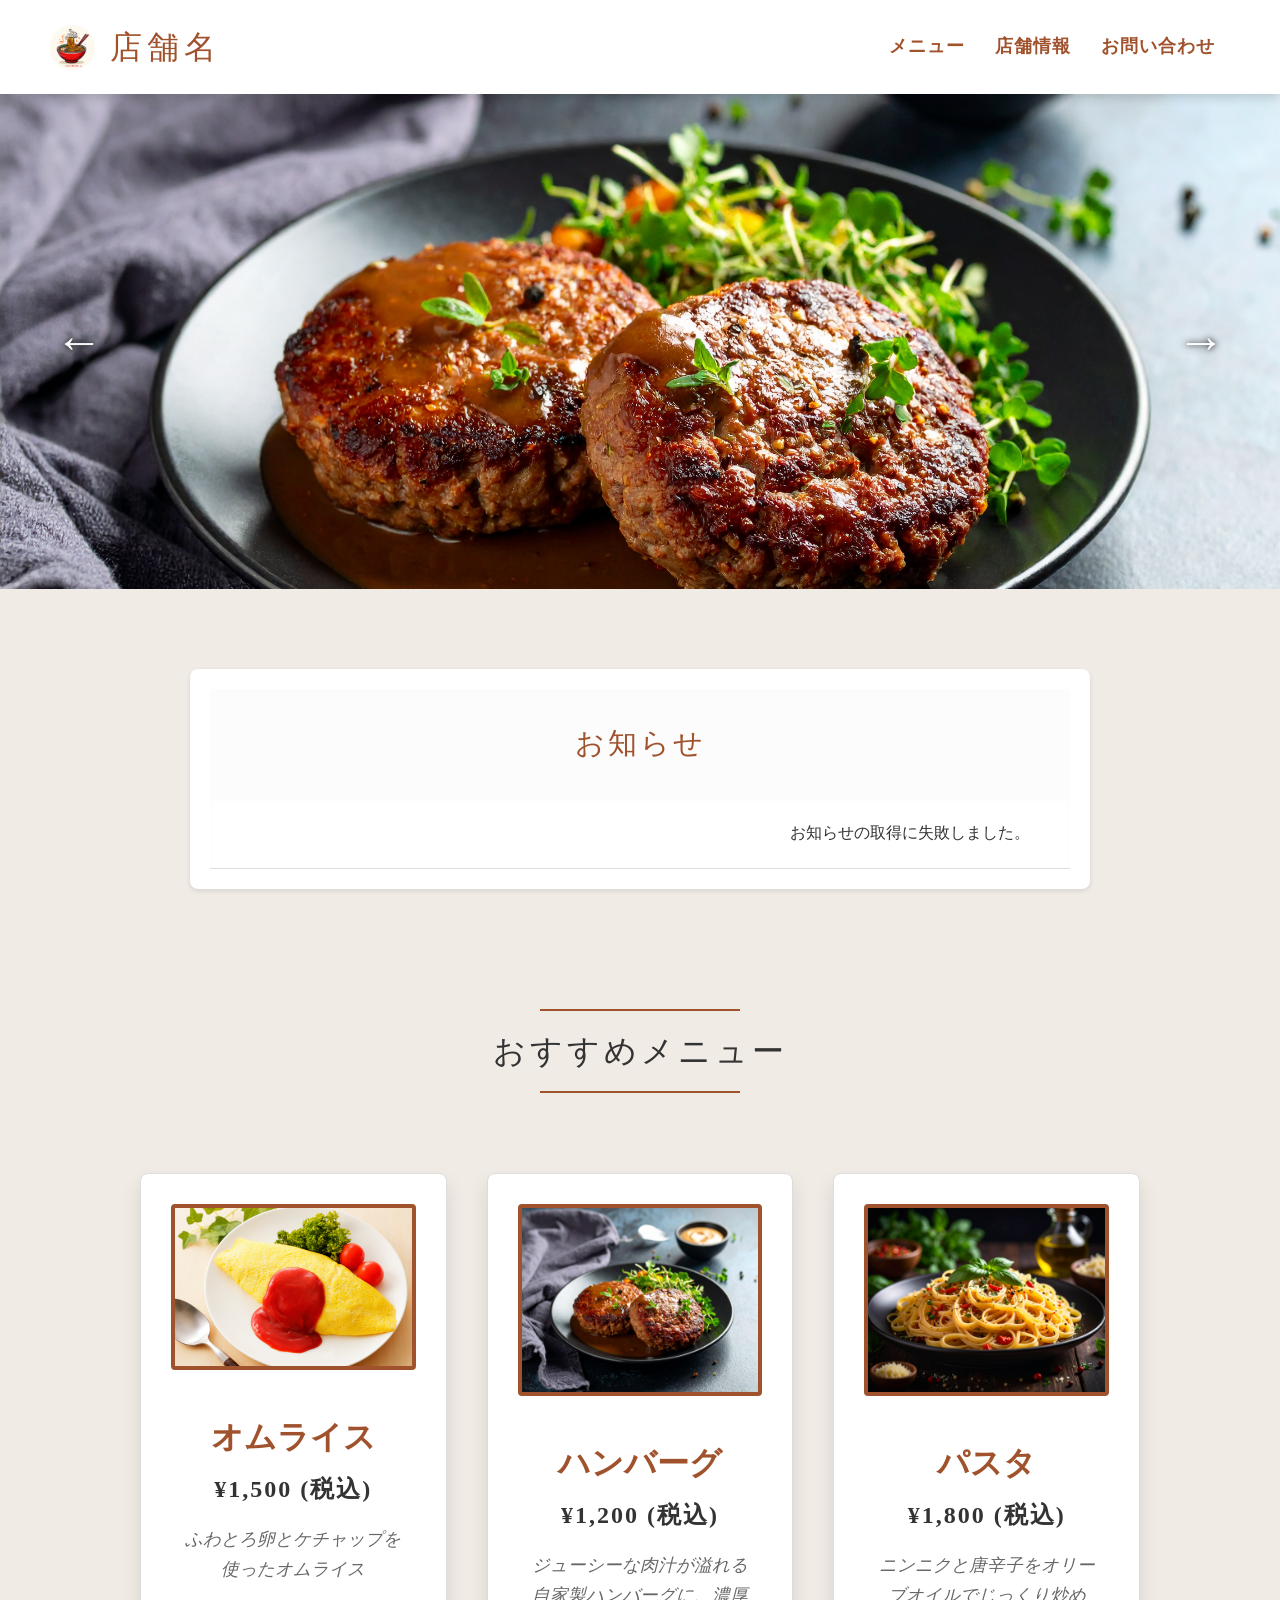
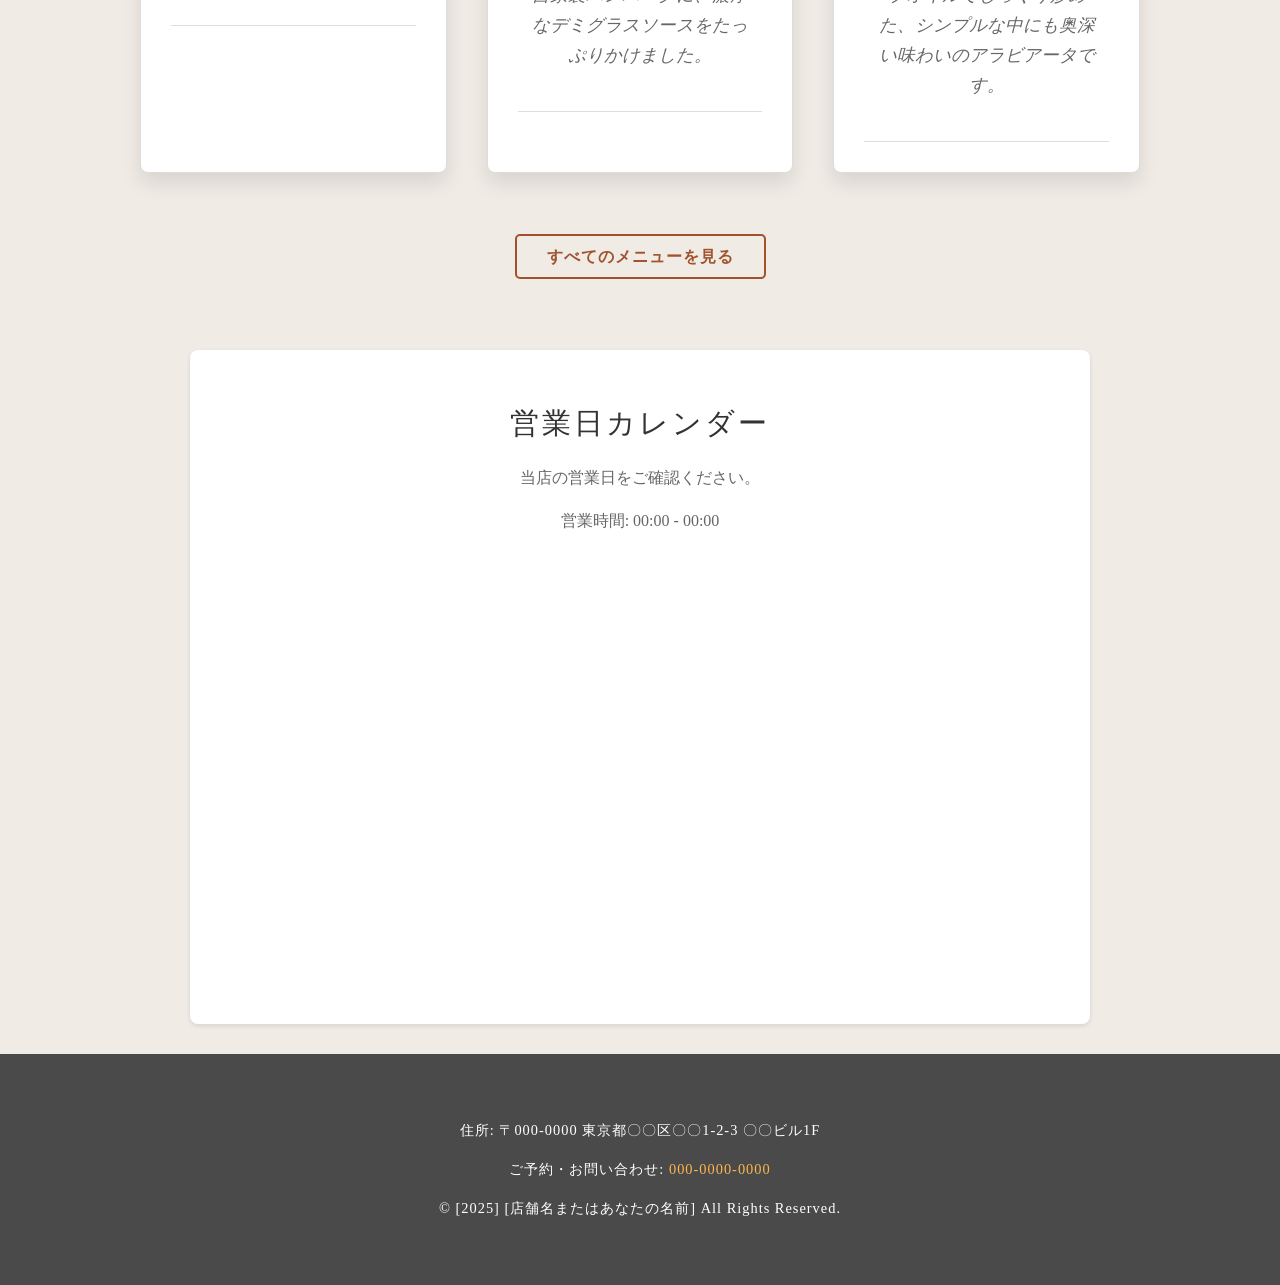
<file: index.html>
<!DOCTYPE html>
<html lang="ja">
<head>
    <meta charset="UTF-8">
    <meta name="viewport" content="width=device-width, initial-scale=1.0">
    <title>飲食店</title>
    <link rel="stylesheet" href="css/allindex.css/news.css">
    <link rel="stylesheet" href="css/allindex.css/index.css">
</head>
<body>
<header>
    <h1>
        <img src="images/おためしロゴ.jpg" class="logo">
        <span data-translate-key="shop_name">店舗名</span>
    </h1>

    <nav id="main-nav">
        <ul>
            <li><a href="allmenu.html" data-translate-key="menu">メニュー</a></li>
            <li><a href="shopinfo.html" data-translate-key="shopinfo">店舗情報</a></li>
            <li><a href="contact.html" data-translate-key="contact">お問い合わせ</a></li>
        </ul>
    </nav>

    <div class="hamburger-menu" id="hamburger-btn">
        <span></span>
        <span></span>
        <span></span>
    </div>
</header>

<section class="slider">
    <img src="images/ハンバーグ.jpg" class="slide active" alt="美味しいハンバーグ" data-translate-key="hamburg">
    <img src="images/パスタ.jpg" class="slide" alt="パスタ" data-translate-key="pasta">
    <img src="images/オムライス.jpg" class="slide" alt="オムライス" data-translate-key="ramen">
    <button onclick="prev()">←</button>
    <button onclick="next()">→</button>
</section>

<section class="announcements-section" style="text-align: center; margin: 30px auto; padding: 20px; background-color: #fff; max-width: 900px; border-radius: 8px; box-shadow: 0 2px 5px rgba(0,0,0,0.1);">
    <h3>お知らせ</h3>
    <ul id="news-list"></ul>
</section>

<section class="menu">
    <h3 data-translate-key="recommended_menu_title">おすすめメニュー</h3>
    <div class="menu-items" id="featured-menu-container">
    </div>
    <p class="view-all-menu"><a href="allmenu.html" data-translate-key="view_all_menu">すべてのメニューを見る</a></p>
</section>

<section class="calendar-section" style="text-align: center; margin: 30px auto; padding: 20px; background-color: #fff; max-width: 900px; border-radius: 8px; box-shadow: 0 2px 5px rgba(0,0,0,0.1);">
    <h3 data-translate-key="calendar_title">営業日カレンダー</h3>
    <p data-translate-key="calendar_description">当店の営業日をご確認ください。</p>
    <p data-translate-key="opening_hours">営業時間: 00:00 - 00:00</p>

    <div class="calendar-wrapper">
        <iframe src="https://calendar.google.com/calendar/embed?height=600&wkst=1&ctz=Asia%2FTokyo&showPrint=0&showTabs=0&showCalendars=0&showTz=0&showTitle=0&src=Z2FtZXIudG9tb2tpMTQxOUBnbWFpbC5jb20&src=Nzg4YmVkMjVjYzI4M2ExMjgzNjlhYWFyMjc2Njg1YTkwMjQ1YTU4ZjBiNDM5YTljMDBhOWI0NmNjNjA5ZWZiOEBncm91cC5jb2xlbmRhci5nb29nbGUuY29t&color=%23039be5&color=%23ad1457" style="border-width:0" frameborder="0" scrolling="no"></iframe>
    </div>
</section>

<footer>
    <p data-translate-key="address">住所: 〒000-0000 東京都〇〇区〇〇1-2-3 〇〇ビル1F</p>
    <p data-translate-key="contact_info">ご予約・お問い合わせ: <a href="tel:0000000000">000-0000-0000</a></p>
    <p data-translate-key="copyright">&copy; [2025] [店舗名またはあなたの名前] All Rights Reserved.</p>
</footer>

<script>
    document.addEventListener('DOMContentLoaded', function() {
        const hamburger = document.querySelector('.hamburger-menu');
        const nav = document.querySelector('header nav');

        hamburger.addEventListener('click', function() {
            this.classList.toggle('open');
            nav.classList.toggle('open');
        });
    });
</script>

<script src="js/index.js"></script>
<script src="js/news.js"></script>

</body>
</html>
</file>
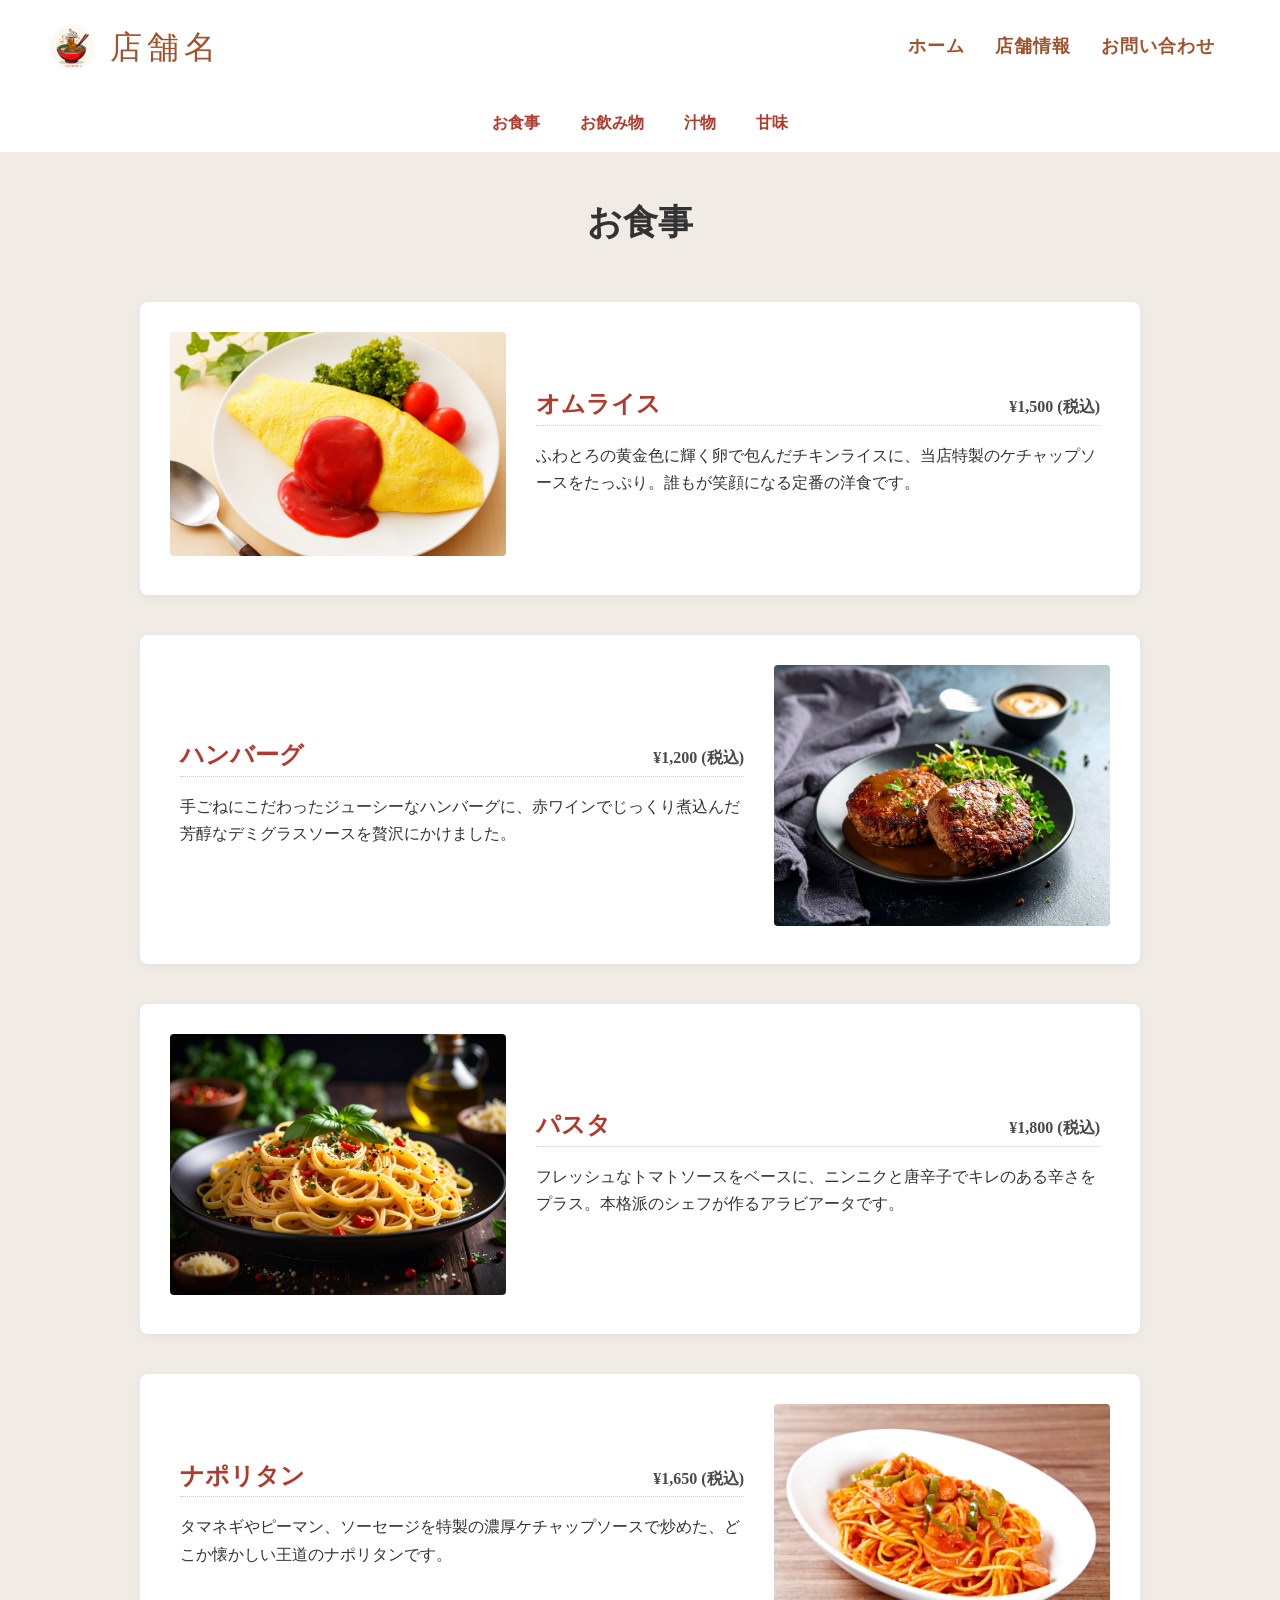
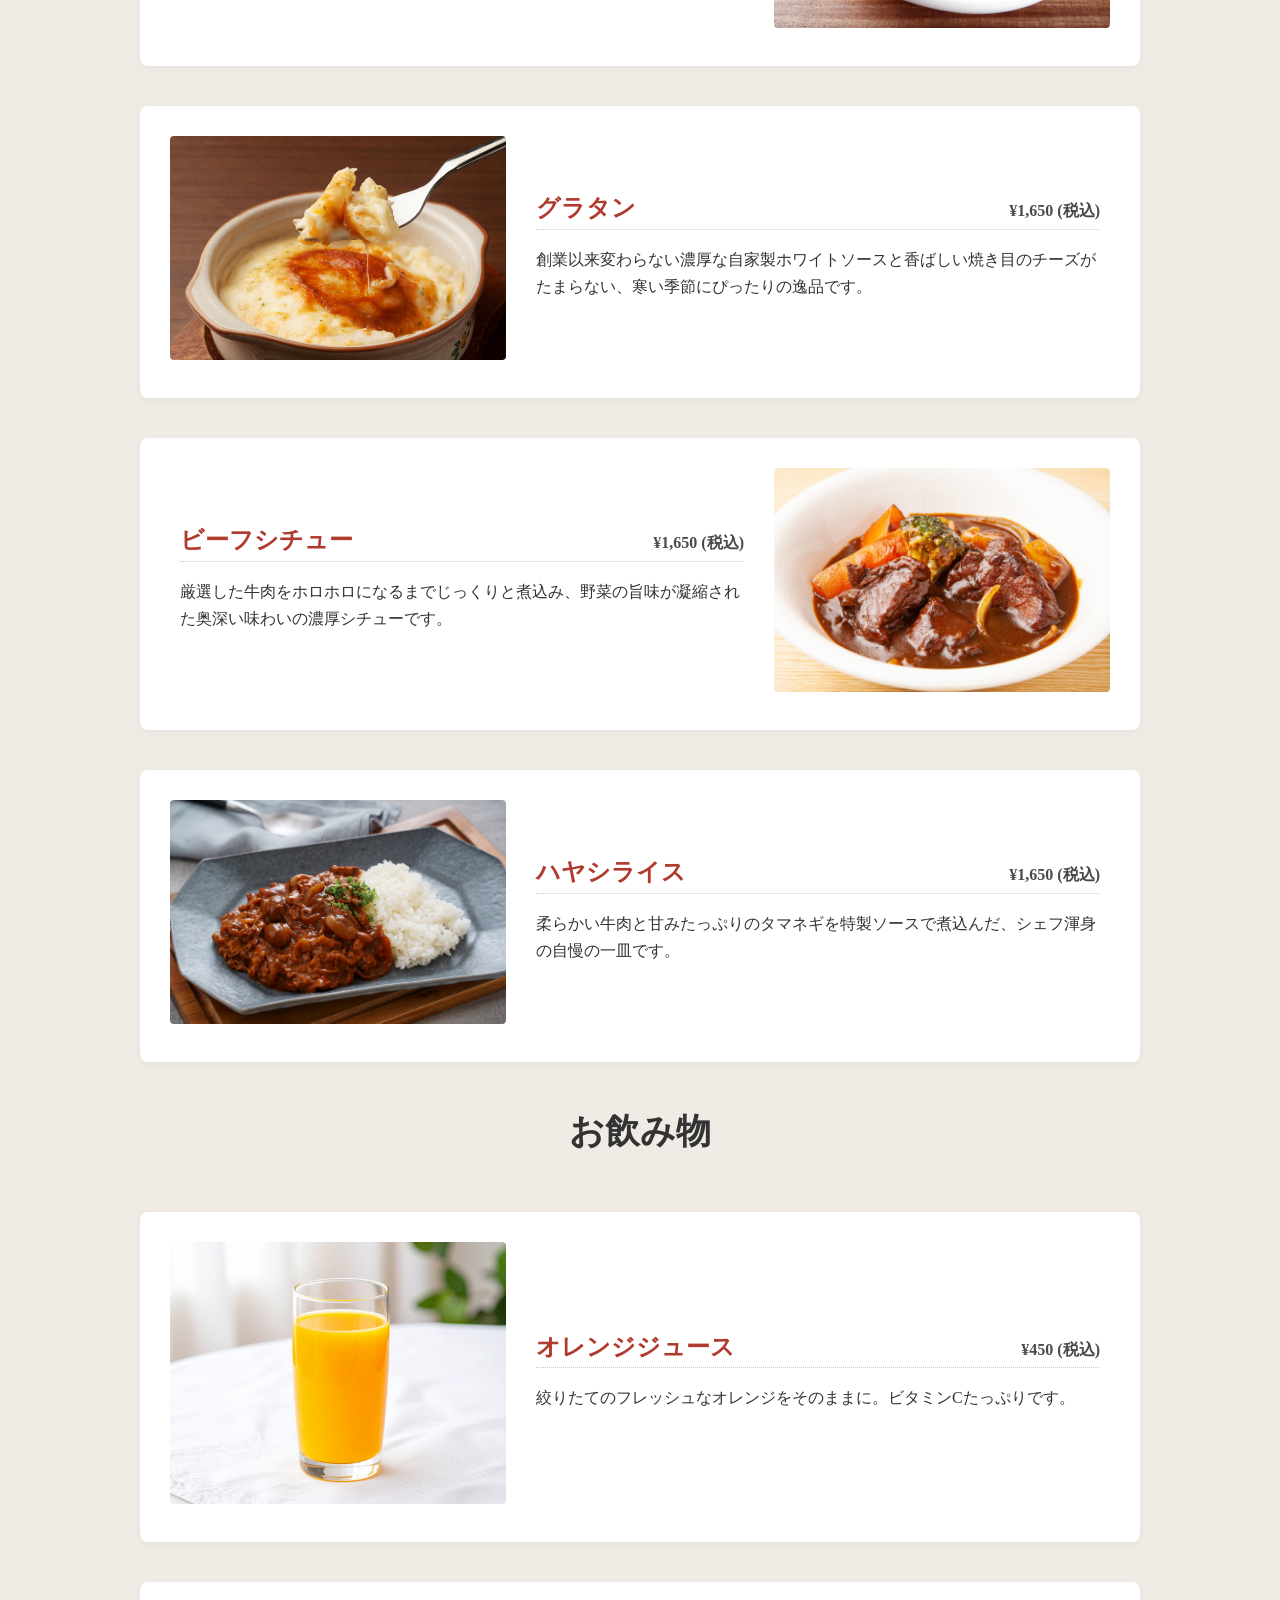
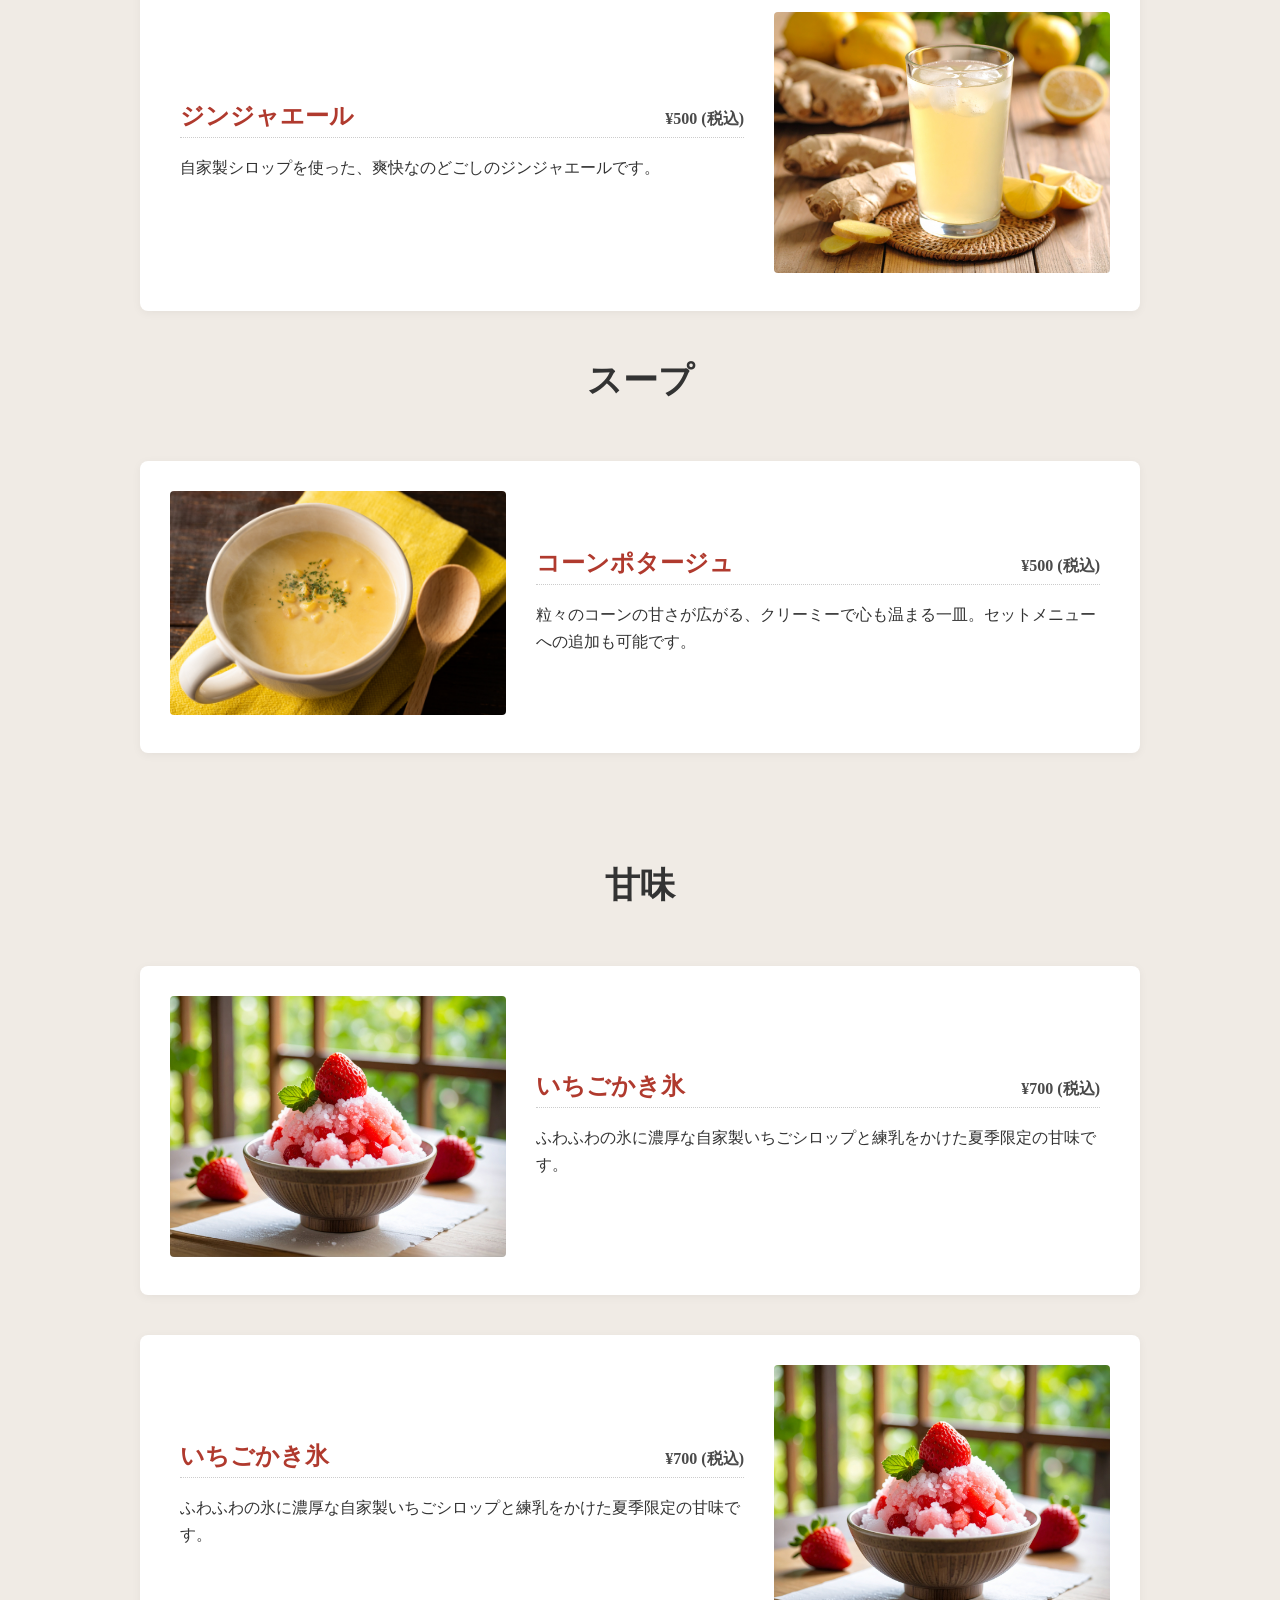
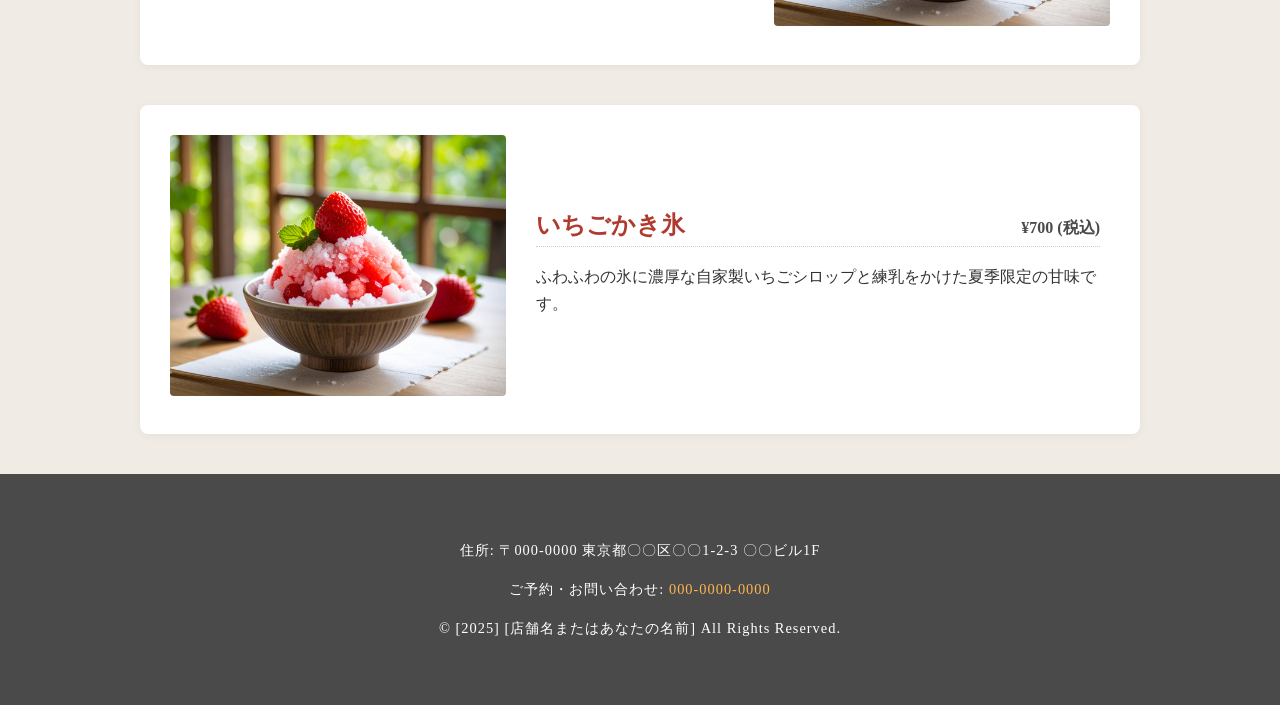
<file: allmenu.html>
<!DOCTYPE html>
<html lang="ja">
<head>
  <meta charset="UTF-8" />
  <title>メニュー｜店名</title>
  <meta name="viewport" content="width=device-width, initial-scale=1.0"> <link rel="stylesheet" href="css/menu.css/menu2.css">
</head>
<body>
<header>
    <h1>
        <img src="images/おためしロゴ.jpg" class="logo">
        <span data-translate-key="shop_name">店舗名</span>
    </h1>
    <nav id="main-nav">
        <ul>
            <li><a href="index.html" data-translate-key="home">ホーム</a></li>
            <li><a href="shopinfo.html" data-translate-key="shopinfo">店舗情報</a></li>
            <li><a href="contact.html" data-translate-key="contact">お問い合わせ</a></li>
        </ul>
    </nav>
    <div class="hamburger-menu" id="hamburger-btn">
        <span></span>
        <span></span>
        <span></span>
    </div>
</header>

<nav id="menu-nav">
  <ul>
    <li><a href="#food">お食事</a></li>
    <li><a href="#drink">お飲み物</a></li>
    <li><a href="#soup">汁物</a></li>
    <li><a href="#dessert">甘味</a></li>
  </ul>
</nav>

<main>
  <section class="menu-category">
    <h3 class="category-title" id="food">お食事</h3>
    <div class="menu-items" id="featured-food-container">
      </div>
  </section>

  <section class="menu-category">
    <h3 class="category-title" id="drink">お飲み物</h3>
    <div class="menu-items" id="featured-drink-container">
    </div>
  </section>

  <section class="menu-category">
    <h2 class="category-title" id="soup">スープ</h2>
    <div id="featured-soup-container" class="menu-items-grid">
        </div>
　</section>

  <section class="menu-category">
    <h3 class="category-title" id="dessert">甘味</h3>
    <div class="menu-items" id="featured-dessert-container">
    </div>
  </section>

  </main>

<footer>
    <p data-translate-key="address">住所: 〒000-0000 東京都〇〇区〇〇1-2-3 〇〇ビル1F</p>
    <p data-translate-key="contact_info">ご予約・お問い合わせ: <a href="tel:0000000000">000-0000-0000</a></p>
    <p data-translate-key="copyright">&copy; [2025] [店舗名またはあなたの名前] All Rights Reserved.</p>
</footer>

<script src="js/menu.js"></script>
<script src="js/index.js"></script>

<script>
    document.addEventListener('DOMContentLoaded', function() {
        const hamburger = document.querySelector('.hamburger-menu');
        const nav = document.querySelector('header nav');

        hamburger.addEventListener('click', function() {
            this.classList.toggle('open');
            nav.classList.toggle('open');
        });
    });
  </script>
</body>
</html>
</file>
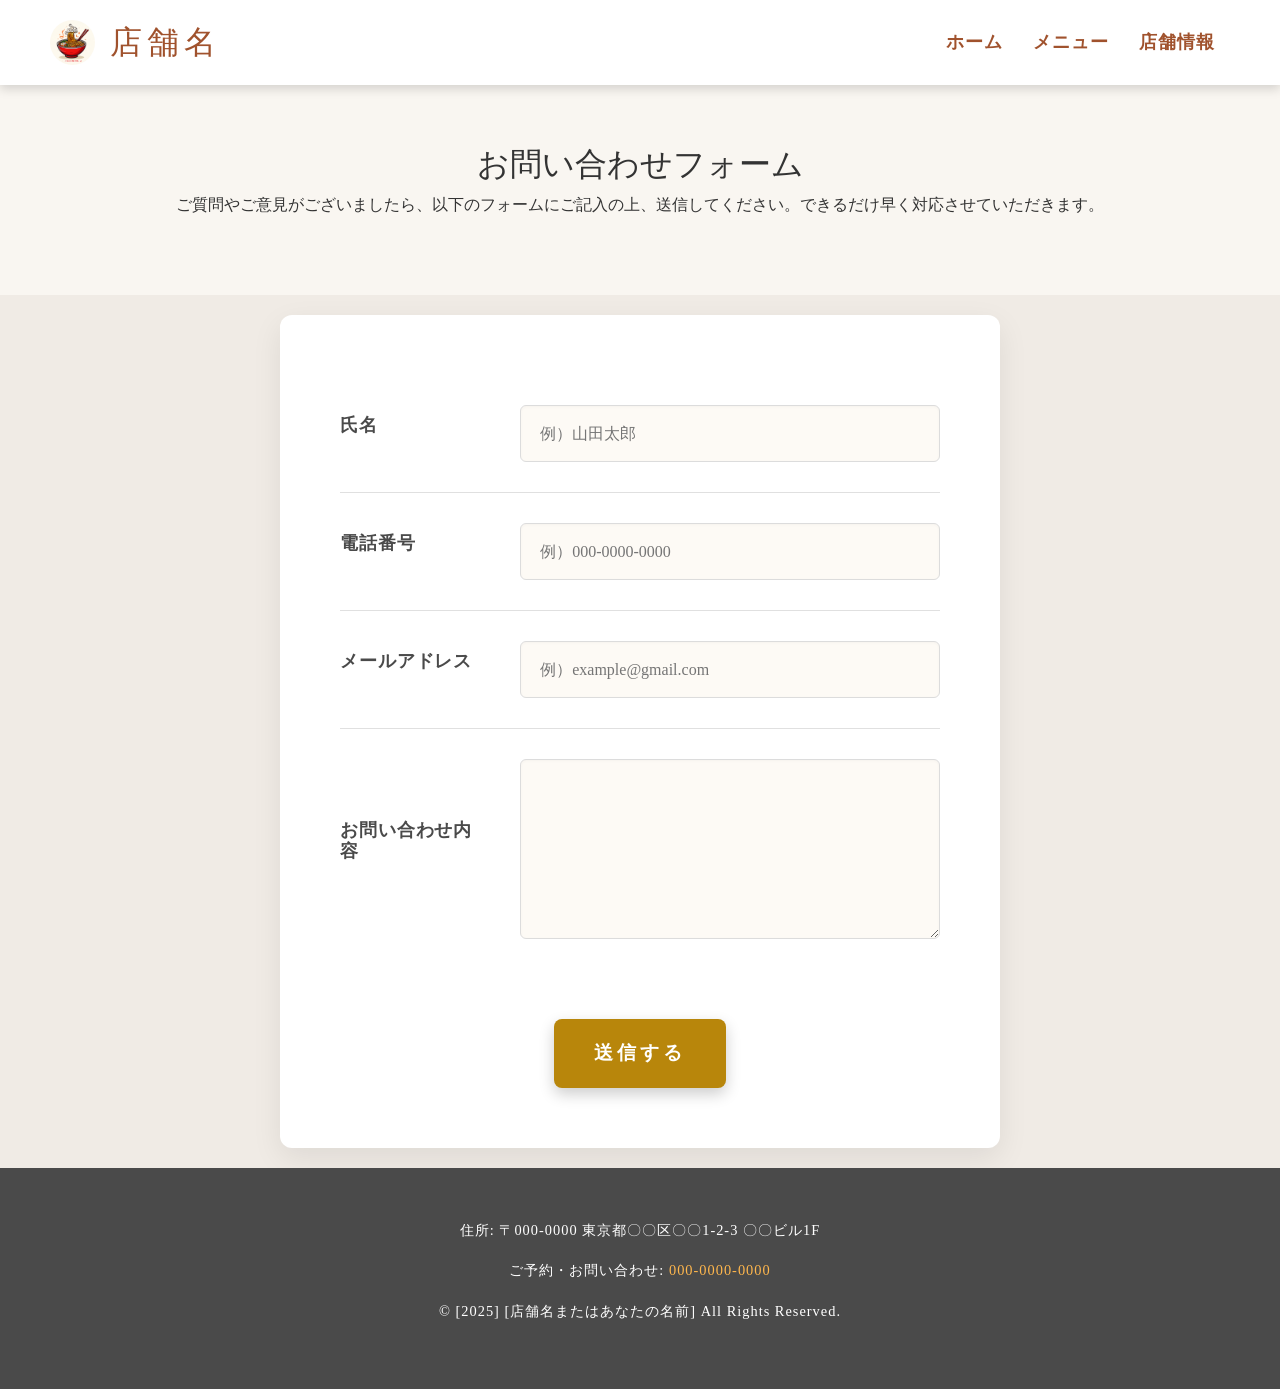
<file: contact.html>
<!DOCTYPE html>
<html lang="ja">
<head>
    <meta charset="UTF-8">
    <meta name="viewport" content="width=device-width, initial-scale=1.0">
    <link href="https://cdn.jsdelivr.net/npm/bootstrap@5.2.3/dist/css/bootstrap.min.css" rel="stylesheet" integrity="sha384-rbsA2VBKQhggwzxH7pPCaAqO46MgnOM80zW1RWuH61DGLwZJEdK2Kadq2F9CUG65" crossorigin="anonymous">
    <link rel="stylesheet" href="css/cont.css/contact.css">
    <title>お問い合わせフォーム</title>
</head>
<body>
    <header>
        <h1>
            <img src="images/おためしロゴ.jpg" class="logo">
            <span data-translate-key="shop_name">店舗名</span>
        </h1>
        <nav>
            <ul>
                <li><a href="index.html" data-translate-key="home">ホーム</a></li>
                <li><a href="allmenu.html" data-translate-key="menu">メニュー</a></li>
                <li><a href="shopinfo.html" data-translate-key="shopinfo">店舗情報</a></li>
            </ul>
        </nav>

        <div class="hamburger-menu" id="hamburger-btn">
             <span></span>
             <span></span>
             <span></span>
        </div>
    </header>
    <main>
        <section class="contact-section">
            <h2 class="section-title">お問い合わせフォーム</h2>
            <p class="section-text">ご質問やご意見がございましたら、以下のフォームにご記入の上、送信してください。できるだけ早く対応させていただきます。</p>
        </section>

    <div class="Form">
       <div class="Form-Item">
    <p class="Form-Item-Label"><span class="Form-Item-Label-Required">氏名</p>
    <input type="text" class="Form-Item-Input" placeholder="例）山田太郎">
  </div>

  <div class="Form-Item">
    <p class="Form-Item-Label"><span class="Form-Item-Label-Required">電話番号</p>
    <input type="text" class="Form-Item-Input" placeholder="例）000-0000-0000">
  </div>

  <div class="Form-Item">
    <p class="Form-Item-Label"><span class="Form-Item-Label-Required">メールアドレス</p>
    <input type="email" class="Form-Item-Input" placeholder="例）example@gmail.com">
  </div>

  <div class="Form-Item">
    <p class="Form-Item-Label isMsg"><span class="Form-Item-Label-Required">お問い合わせ内容</p>
    <textarea class="Form-Item-Textarea"></textarea>
  </div>
  <input type="submit" class="Form-Btn" value="送信する">
</div>
    </div>

<footer>
    <p data-translate-key="address">住所: 〒000-0000 東京都〇〇区〇〇1-2-3 〇〇ビル1F</p>
    <p data-translate-key="contact_info">ご予約・お問い合わせ: <a href="tel:0000000000">000-0000-0000</a></p>
    <p data-translate-key="copyright">&copy; [2025] [店舗名またはあなたの名前] All Rights Reserved.</p>
</footer>
<script>
    document.addEventListener('DOMContentLoaded', function() {
        const hamburger = document.querySelector('.hamburger-menu');
        const nav = document.querySelector('header nav');

        hamburger.addEventListener('click', function() {
            this.classList.toggle('open');
            nav.classList.toggle('open');
        });
    });
    </script>
    <script src="https://cdn.jsdelivr.net/npm/bootstrap@5.2.3/dist/js/bootstrap.bundle.min.js" integrity="sha384-kenU1KFdBIe4zVF0s0G1M5b4hcpxyD9F7jL+jjXkk+Q2h455rYXK/7HAuoJl+0I4" crossorigin="anonymous"></script>
    <script src="js/index.js"></script>
</body>
</html>
</file>
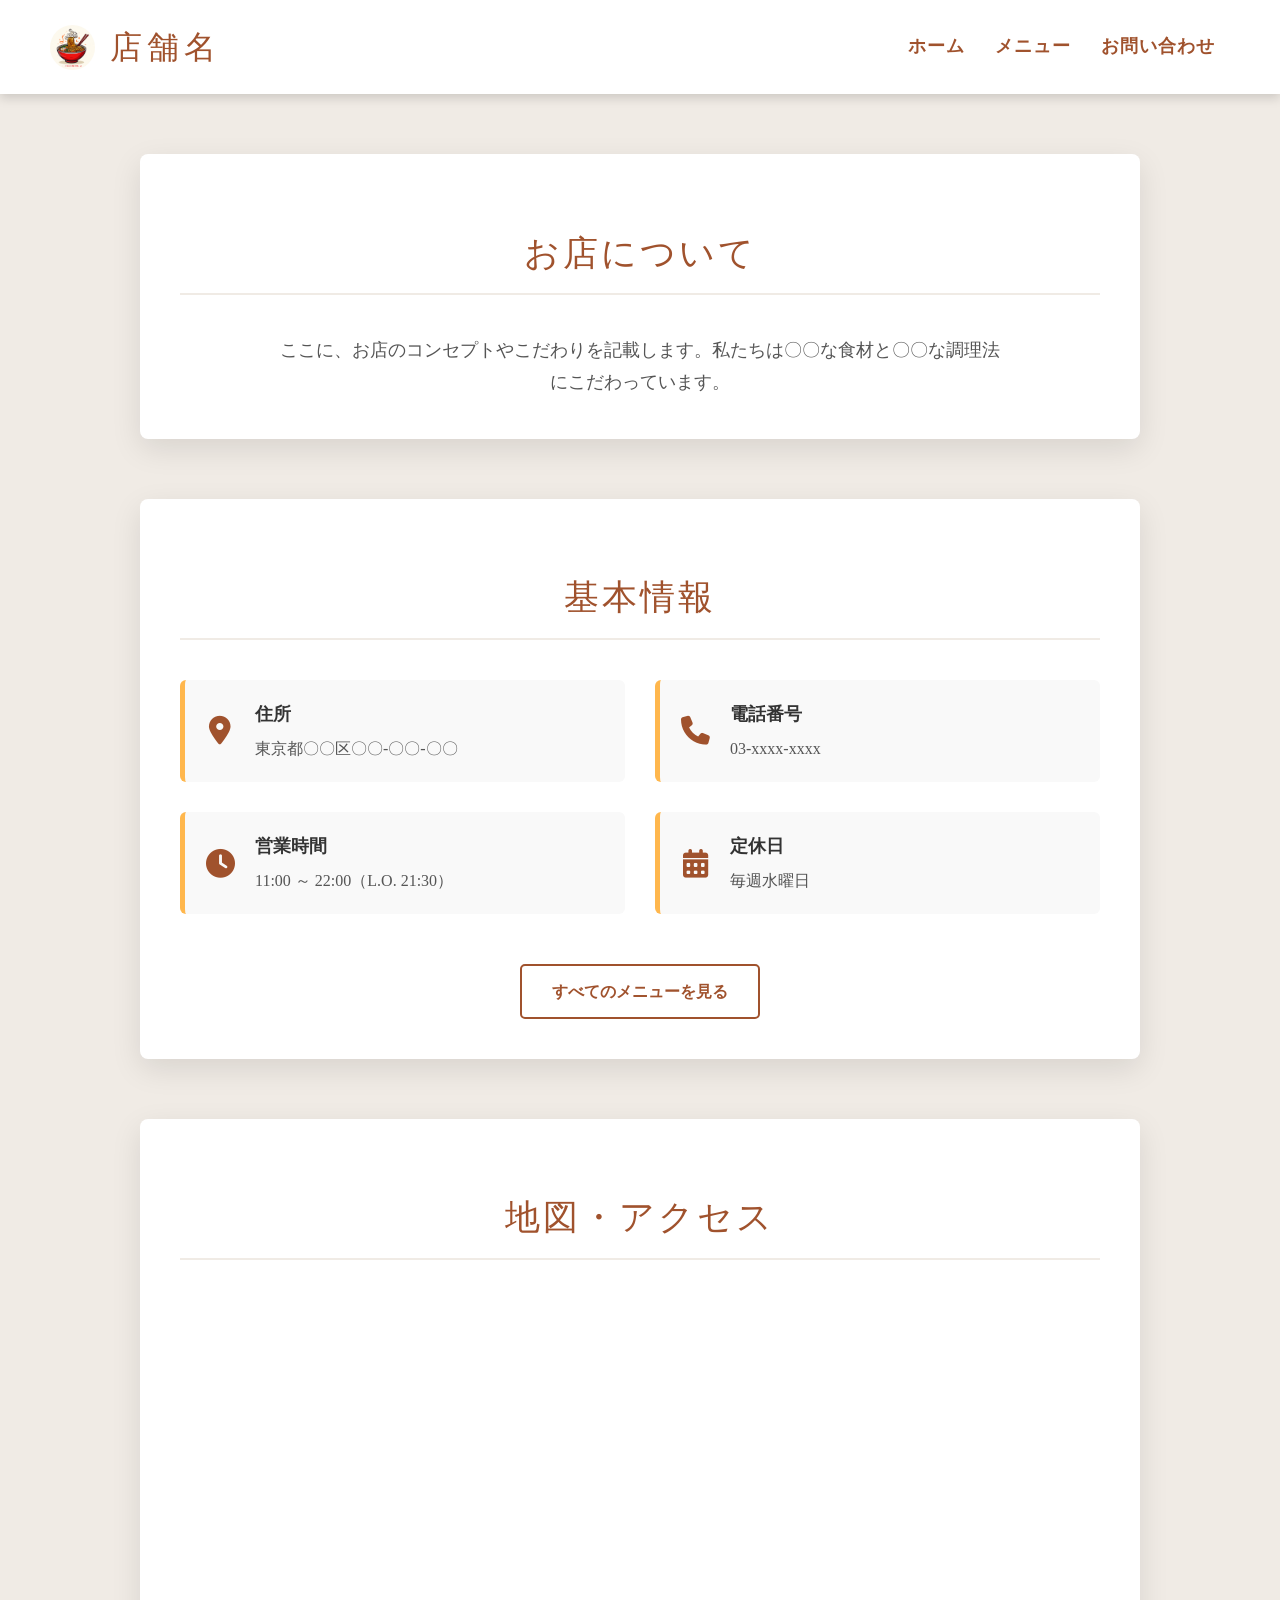
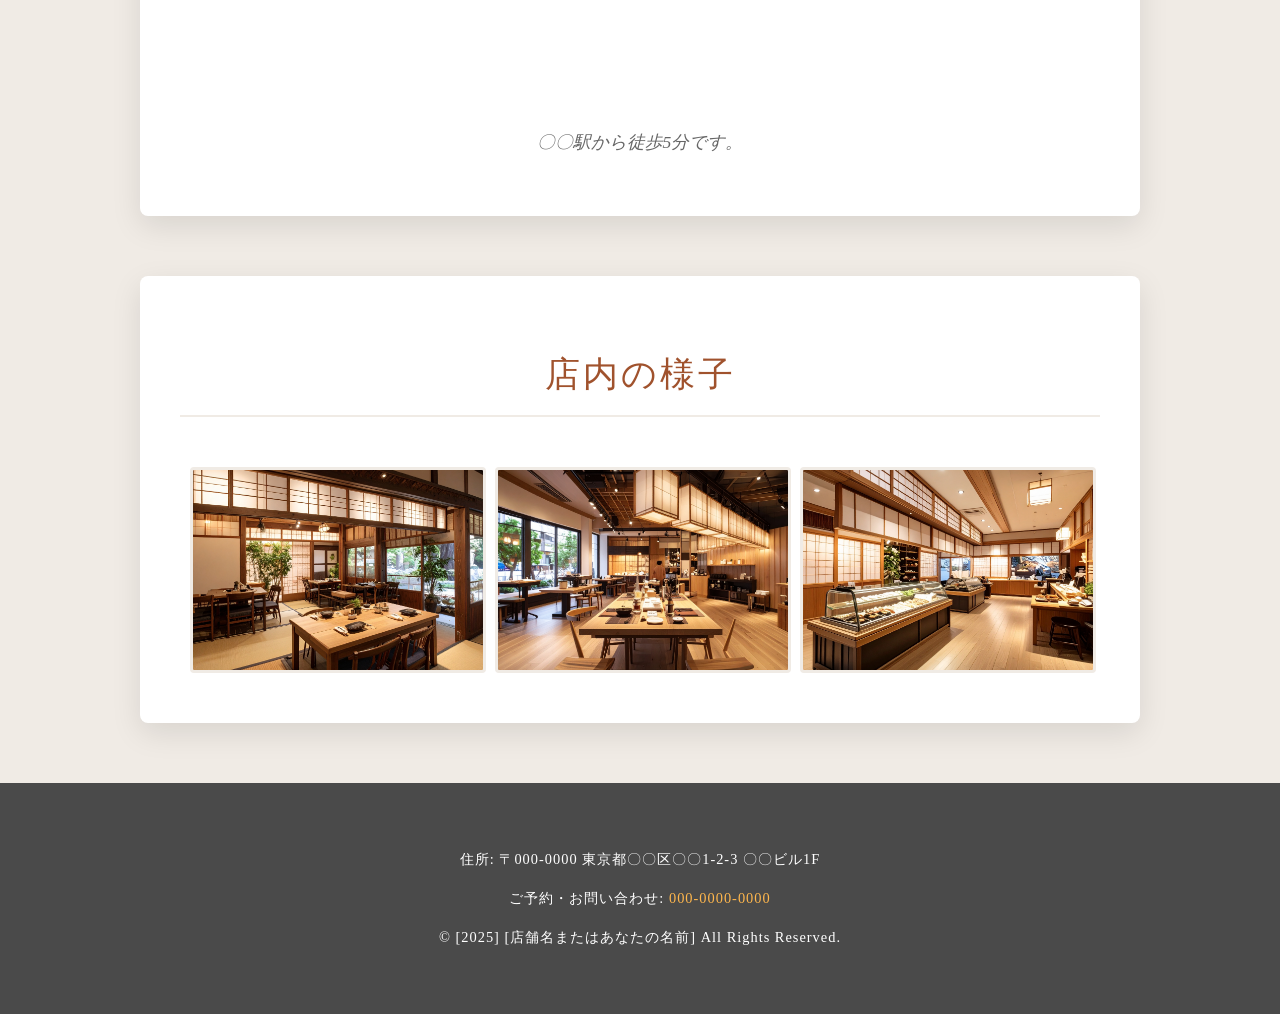
<file: shopinfo.html>
<!DOCTYPE html>
<html lang="ja">
<head>
    <meta charset="UTF-8" />
    <title>店舗情報｜店名</title>
    <meta name="viewport" content="width=device-width, initial-scale=1.0">
    <link rel="stylesheet" href="css/shopinfo.css">
    <link rel="preconnect" href="https://fonts.googleapis.com">
    <link rel="preconnect" href="https://fonts.gstatic.com" crossorigin>
    <link href="https://fonts.googleapis.com/css2?family=Noto+Sans+JP:wght@400;700&display=swap" rel="stylesheet">
    <link rel="stylesheet" href="https://cdnjs.cloudflare.com/ajax/libs/font-awesome/6.4.0/css/all.min.css">
</head>

<body>
    <header>
        <h1>
            <img src="images/おためしロゴ.jpg" class="logo">
            <span data-translate-key="shop_name">店舗名</span>
        </h1>
        <nav>
            <ul>
                <li><a href="index.html" data-translate-key="home">ホーム</a></li>
                <li><a href="allmenu.html" data-translate-key="menu">メニュー</a></li>
                <li><a href="contact.html" data-translate-key="contact">お問い合わせ</a></li>
            </ul>
        </nav>

        <div class="hamburger-menu" id="hamburger-btn">
             <span></span>
             <span></span>
             <span></span>
        </div>
    </header>

    <main>
        <section class="section-container about-us-section">
            <h2 class="section-title">お店について</h2>
            <p class="section-text">
                ここに、お店のコンセプトやこだわりを記載します。私たちは〇〇な食材と〇〇な調理法にこだわっています。
            </p>
        </section>

        <section class="section-container info-section">
            <h2 class="section-title">基本情報</h2>
            <div class="info-details-container">
                <div class="info-item">
                    <i class="fas fa-map-marker-alt"></i>
                    <dl>
                        <dt>住所</dt>
                        <dd>東京都〇〇区〇〇-〇〇-〇〇</dd>
                    </dl>
                </div>
                <div class="info-item">
                    <i class="fas fa-phone"></i>
                    <dl>
                        <dt>電話番号</dt>
                        <dd><a href="tel:03-xxxx-xxxx">03-xxxx-xxxx</a></dd>
                    </dl>
                </div>
                <div class="info-item">
                    <i class="fas fa-clock"></i>
                    <dl>
                        <dt>営業時間</dt>
                        <dd>11:00 ～ 22:00（L.O. 21:30）</dd>
                    </dl>
                </div>
                <div class="info-item">
                    <i class="fas fa-calendar-alt"></i>
                    <dl>
                        <dt>定休日</dt>
                        <dd>毎週水曜日</dd>
                    </dl>
                </div>
            </div>

            <div class="cta-buttons">
                <a href="allmenu.html" class="button button-secondary">すべてのメニューを見る</a>
            </div>
        </section>

        <section class="section-container access-map">
    <h2 class="section-title">地図・アクセス</h2>
    <div class="map-embed">
        <iframe
            src="https://www.google.com/maps/embed?pb=!1m18!1m12!1m3!1d130700.36761398125!2d139.55631645220845!3d35.65780437554696!2m3!1f0!2f0!3f0!3m2!1i1024!2i768!4f13.1!3m3!1m2!1s0x60188b857628235d%3A0xcdd8aef709a2b520!2z5p2x5Lqs6YO95p2x5Lqs!5e0!3m2!1sja!2sjp!4v1760003467434!5m2!1sja!2sjp"
            width="100%"
            height="400px"
            style="border:0;"
            allowfullscreen=""
            loading="lazy"
            referrerpolicy="no-referrer-when-downgrade">
        </iframe>
    </div>
    <p class="access-guidance">
        〇〇駅から徒歩5分です。
    </p>
</section>

        <section class="section-container photo-gallery">
            <h2 class="section-title">店内の様子</h2>
            <div class="gallery-grid">
                <img src="images/店舗和食1.jpg" alt="店内の写真1">
                <img src="images/店舗和食2.jpg" alt="店内の写真2">
                <img src="images/店舗和食3.jpg" alt="店内の写真3">
            </div>
        </section>
    </main>

<footer>
    <p data-translate-key="address">住所: 〒000-0000 東京都〇〇区〇〇1-2-3 〇〇ビル1F</p>
    <p data-translate-key="contact_info">ご予約・お問い合わせ: <a href="tel:0000000000">000-0000-0000</a></p>
    <p data-translate-key="copyright">&copy; [2025] [店舗名またはあなたの名前] All Rights Reserved.</p>
</footer>

    <script>
    document.addEventListener('DOMContentLoaded', function() {
        const hamburger = document.querySelector('.hamburger-menu');
        const nav = document.querySelector('header nav');

        hamburger.addEventListener('click', function() {
            this.classList.toggle('open');
            nav.classList.toggle('open');
        });
    });
    </script>
    </body>
</html>
</file>
<file: css/allindex.css/news.css>
.announcements-section {
    max-width: 900px;
    margin: 80px auto;
    padding: 0;
    background-color: #ffffff;
    border-radius: 12px;
    border: none;
    box-shadow: 0 10px 30px rgba(0, 0, 0, 0.1), 0 0 0 1px rgba(0, 0, 0, 0.05);
    transform: none;
    transition: transform 0.5s ease;
    text-align: center;
    overflow: hidden;
    position: relative;
}

#news-list {
    list-style: none;
    padding: 0 40px;
    margin: 0;
    text-align: left;
    box-shadow: inset 0 2px 5px rgba(0, 0, 0, 0.02);
    max-height: 270px;
    overflow-y: auto;
}

#news-list li {
    display: flex;
    flex-direction: row-reverse;
    justify-content: space-between;
    align-items: center;
    padding: 20px 0;
    cursor: default;
    transition: background-color 0.3s ease;
}

#news-list li:not(:last-child) {
    border-bottom: 1px dashed #e0e0e0;
}
#news-list li:last-child {
    border-bottom: none;
}

#news-list li strong {
    flex-shrink: 0;
    width: 140px;
    font-size: 1.2em;
    color: #555;
    font-weight: normal;
    text-align: right;
    letter-spacing: 0.8px;
}

#news-list li span {
    flex-grow: 1;
    color: #333;
    font-size: 1.1em;
    line-height: 1.6;
    text-align: left;
    padding-right: 20px; /* 日付との間に余白 */
}

@media (max-width: 800px) {

    .announcements-section {
        margin: 40px auto;
        border-radius: 0;
        box-shadow: none;
    }
    .announcements-section h3 {
        padding: 20px 0;
    }

    #news-list {
        padding: 0 20px;
        max-height: 350px;
        overflow-y: auto;
    }
    #news-list li {
        flex-direction: column;
        align-items: center;
        padding: 15px 0;
        text-align: center;
        border-bottom: 1px dashed #e0e0e0;
    }

    #news-list li strong {
        width: auto;
        margin-right: 0;
        margin-bottom: 5px;
        text-align: center;
    }

    #news-list li span {
        padding-right: 0;
        text-align: center;
        font-size: 1em;
    }

}
</file>
<file: css/allindex.css/index.css>
body {
    font-family: 'Times New Roman', serif;
    color: #333;
    line-height: 1.7;
    margin: 0;
    padding: 0;
    background-color: #f0ebe5;
}

header {
    background-color: #ffffff;
    color: #333;
    padding: 20px 50px;
    text-align: center;
    box-shadow: 0 4px 10px rgba(0,0,0,0.15);
    z-index: 1000;

    display: flex;
    justify-content: space-between;
    align-items: center;
    position: sticky;
    top: 0;
}

header h1 {
    display: flex;
    align-items: center;
    font-size: 2.0em;
    margin: 0;
    color: #a0522d;
    font-family: 'Georgia', serif;
    letter-spacing: 5px;
    font-weight: normal;
    text-transform: uppercase;
}

.logo {
    width: 45px;
    height: 45px;
    margin-right: 15px;
    border-radius: 50%;
    object-fit: cover;
}

header nav {
    /* PC表示時は通常通り表示 */
}

header nav ul {
    list-style: none;
    padding: 0;
    display: flex;
    margin: 0;
}

header nav li a {
    text-decoration: none;
    color: #a0522d;
    font-size: 1.1em;
    font-weight: bold;
    padding: 0 15px;
    transition: color 0.3s;
    letter-spacing: 1px;
    text-transform: uppercase;
}

header nav li a:hover {
    color: #333;
}

.hamburger-menu {
    display: none;
    width: 30px;
    height: 25px;
    position: relative;
    cursor: pointer;
    z-index: 1001;
}

.hamburger-menu span {
    display: block;
    position: absolute;
    height: 3px;
    width: 100%;
    background: #333;
    border-radius: 3px;
    opacity: 1;
    left: 0;
    transform: rotate(0deg);
    transition: .25s ease-in-out;
}
.hamburger-menu span:nth-child(1) { top: 0px; }
.hamburger-menu span:nth-child(2) { top: 11px; }
.hamburger-menu span:nth-child(3) { top: 22px; }

*, *::before, *::after {
    box-sizing: border-box;
}

img, iframe {
    max-width: 100%;
    height: auto;
    display: block;
}

h1, h3 {
    font-weight: normal;
    letter-spacing: 3px;
    text-transform: uppercase;
    font-family: 'Georgia', serif;
}

main {
    max-width: 1200px;
    margin: 0 auto;
    padding: 0 50px;
}

header {
    display: flex;
    justify-content: space-between;
    align-items: center;
    background-color: #ffffff;
    padding: 20px 50px;
    box-shadow: 0 4px 10px rgba(0, 0, 0, 0.15);
    position: sticky;
    top: 0;
    z-index: 1000;
}

header h1 {
    display: flex;
    align-items: center;
    font-size: 2.0em;
    margin: 0;
    color: #a0522d;
}

.logo {
    width: 45px;
    height: 45px;
    margin-right: 15px;
    border-radius: 50%;
    object-fit: cover;
}

.slider {
    position: relative;
    max-width: 100%;
    height: min(55vh, 550px);
    overflow: hidden;
    margin-bottom: 80px;
    box-shadow: none;
}

.slide {
    width: 100%;
    height: 100%;
    object-fit: cover;
    position: absolute;
    opacity: 0;
    transition: opacity 1.5s ease-in-out;
}

.slide.active {
    opacity: 1;
}

.slider button {
    position: absolute;
    top: 50%;
    transform: translateY(-50%);
    background: transparent;
    border: none;
    color: #ffffff;
    padding: 10px 15px;
    font-size: 3.0em;
    font-weight: 200;
    line-height: 1;
    cursor: pointer;
    z-index: 10;
    opacity: 0.95;
    transition: all 0.3s ease;
    border-radius: 50%;
    text-shadow: 0 0 10px rgba(0, 0, 0, 0.8), 0 0 5px rgba(0, 0, 0, 0.6);
}

.slider button:hover {
    background: rgba(255, 255, 255, 0.2);
    opacity: 1;
    transform: translateY(-50%) scale(1.1);
    color: #ffffff;
}

.slider button:nth-of-type(1) { left: 40px; }
.slider button:nth-of-type(2) { right: 40px; }

.announcements-section {
    max-width: 900px;
    margin: 80px auto;
    padding: 0;
    background-color: #ffffff;
    border-radius: 12px;
    border: none;
    box-shadow: 0 10px 30px rgba(0, 0, 0, 0.1), 0 0 0 1px rgba(0, 0, 0, 0.05);
    transition: transform 0.5s ease;
    position: relative;
    text-align: center;
    overflow: hidden;
    z-index: 10;
}

.announcements-section:hover {
    transform: none !important;
    box-shadow: none !important;
}

.announcements-section h3 {
    font-size: 1.8em;
    color: #a0522d;
    position: relative;
    margin: 0;
    padding: 30px 0;
    letter-spacing: 3px;
    display: block;
    background-color: #fcfcfc;
    font-family: 'Georgia', serif;
    text-align: center;
}

.announcements-section h3::after {
    content: none;
}

#news-list {
    list-style: none;
    padding: 1px 40px;
    margin: 0;
    text-align: left;
    box-shadow: inset 0 2px 5px rgba(0, 0, 0, 0.02);
    border-bottom: 1px solid #ddd;
    max-height: 270px;
    overflow-y: auto;
}

#news-list li {
    display: flex;
    flex-direction: row-reverse;
    justify-content: space-between;
    align-items: center;
    padding: 20px 0;
    cursor: default;
    transition: background-color 0.3s ease;
}

#news-list li:not(:last-child) {
    border-bottom: 1px dashed #e0e0e0;
}
#news-list li:last-child {
    border-bottom: none;
}

#news-list li:hover {
    background-color: transparent !important;
    transform: none !important;
    box-shadow: none !important;
    cursor: default !important;
}

#news-list li strong {
    flex-shrink: 0;
    width: 140px;
    font-size: 1.2em;
    color: #555;
    font-weight: normal;
    text-align: right;
    letter-spacing: 0.8px;
}

#news-list li span {
    flex-grow: 1;
    color: #333;
    font-size: 1.1em;
    line-height: 1.6;
    text-align: left;
    padding-right: 20px;
}

.menu {
    max-width: 1000px;
    margin: 120px auto 80px auto;
}

.menu h3 {
    font-size: 2.0em;
    color: #333;
    text-align: center;
    margin-bottom: 80px;
    position: relative;
    padding: 15px 0;
    font-weight: normal;
    letter-spacing: 4px;
}

.menu h3::before,
.menu h3::after {
    content: '';
    position: absolute;
    left: 50%;
    transform: translateX(-50%);
    width: 200px;
    height: 2px;
    background-color: #a0522d;
}

.menu h3::before { top: 0; }
.menu h3::after { bottom: 0; }


.menu-items {
    display: grid;
    grid-template-columns: 1fr 1fr 1fr;
    gap: 80px 40px;
}

.featured-item {
    display: block;
    text-align: center;
    padding: 30px;
    border: 1px solid #ddd;
    background-color: #fff;
    border-radius: 8px;
    box-shadow: 0 10px 20px rgba(0,0,0,0.1);
    transition: transform 0.5s ease;
    max-width: none;
    margin: 0;
    transform: none;
}

.menu-items .featured-item:nth-child(even),
.menu-items .featured-item:nth-child(odd) {
    margin: 0;
    transform: none;
}


.item-image {
    max-height: 350px;
    overflow: hidden;
    padding: 0;
    margin: 0 auto 30px auto;
    width: 100%;
}

.item-image img {
    width: 100%;
    height: 100%;
    object-fit: cover;
    display: block;
    border: 4px solid #a0522d;
    border-radius: 4px;
}

.item-details {
    padding: 0;
    padding-top: 10px;
    border-bottom: 1px solid #ddd;
    padding-bottom: 20px;
}

.item-details h4 {
    font-family: 'Georgia', serif;
    font-size: 2.0em;
    color: #a0522d;
    margin-top: 0;
    margin-bottom: 5px;
    text-align: center;
}

.item-details .item-price {
    font-weight: bold;
    color: #333;
    display: block;
    font-size: 1.5em;
    text-align: center;
    letter-spacing: 2px;
    margin-bottom: 15px;
}

.item-details p {
    font-size: 1.1em;
    color: #666;
    margin-bottom: 20px;
    font-style: italic;
    max-width: 90%;
    margin: 0 auto 20px auto;
    text-align: center;
    word-break: break-word;
    overflow-wrap: break-word;
}

.view-all-menu {
    text-align: center;
    margin-top: 70px;
}

.view-all-menu a {
    color: #a0522d;
    text-decoration: none;
    font-weight: bold;
    padding: 12px 30px;
    border: 2px solid #a0522d;
    transition: all 0.3s;
    border-radius: 5px;
    letter-spacing: 1px;
}

.view-all-menu a:hover {
    background-color: #a0522d;
    color: #fff;
    box-shadow: 0 4px 8px rgba(160, 82, 45, 0.4);
}

.calendar-section {
    max-width: 1000px;
    margin: 100px auto;
    padding: 40px 0;
    background-color: #fff;
    box-shadow: 0 5px 15px rgba(0,0,0,0.05);
    text-align: center;
    border-radius: 8px;
}

.calendar-section h3 {
    font-size: 1.8em;
    color: #333;
    margin-bottom: 10px;
    letter-spacing: 3px;
}

.calendar-section p {
    color: #666;
    margin-bottom: 5px;
}

.calendar-wrapper {
    max-width: 600px;
    width: 90%;
    margin: 20px auto 0 auto;
    overflow: hidden;
    position: relative;
    height: 450px;
}

.calendar-section iframe {
    position: absolute;
    top: 0;
    left: 0;
    width: 100%;
    height: 100%;
    margin-top: 0;
}

footer {
    text-align: center;
    padding: 50px 0;
    background-color: #4a4a4a;
    color: #fff;
    margin-top: 0;
    border-top: none;
    font-size: 0.9em;
    letter-spacing: 1px;
}

footer a {
    color: #ffb74d;
    text-decoration: none;
    transition: color 0.3s ease;
}

footer a:hover {
    color: #fff;
}

@media (max-width: 800px) {
    main {
        padding: 0 15px;
    }
body{
    font-size: 10px;
}
    header {
        padding: 10px 15px;
        justify-content: space-between;
        gap: 0;
    }

    header h1 {
        font-size: 1.5em;
        flex-shrink: 0;
    }
    .logo {
        width: 30px;
        height: 30px;
        margin-right: 8px;
    }

    #main-nav {
        display: none !important;
        position: fixed;
        top: 50px;
        right: -100%;
        max-width: 250px;
        width: 100%;
        height: 100vh;
        background-color: #ffffff;
        box-shadow: -5px 0 10px rgba(0, 0, 0, 0.1);
        z-index: 990;
        transition: right 0.3s ease-in-out;
    }
    #main-nav ul {
        display: flex;
        flex-direction: column;
        align-items: flex-start;
        padding: 15px 0;
        margin: 0;
    }
    #main-nav li a {
        display: block;
        font-size: 1.05em;
        padding: 10px 20px;
        text-align: left;
        width: 100%;
        color: #333;
        white-space: normal;
    }
    #main-nav li a::after {
        content: none;
    }
    #main-nav li a:hover {
        background-color: #f8f8f8;
        color: #a0522d;
    }

    .hamburger-menu {
        display: block;
        width: 26px;
        height: 20px;
        position: relative;
        cursor: pointer;
        z-index: 1001;
    }
    .hamburger-menu span {
        display: block;
        position: absolute;
        height: 2px;
        width: 100%;
        background: #333;
        border-radius: 3px;
        left: 0;
        transition: .25s ease-in-out;
    }
    .hamburger-menu span:nth-child(1) { top: 0px; }
    .hamburger-menu span:nth-child(2) { top: 9px; }
    .hamburger-menu span:nth-child(3) { top: 18px; }

    #main-nav.open {
        display: block !important;
        right: 0;
    }
    .hamburger-menu.open span:nth-child(1) { top: 9px; transform: rotate(135deg); }
    .hamburger-menu.open span:nth-child(2) { opacity: 0; transform: scale(0); }
    .hamburger-menu.open span:nth-child(3) { top: 9px; transform: rotate(-135deg); }


    .slider {
        height: min(30vh, 200px);
        margin-bottom: 25px;
        box-shadow: none;
    }


    .announcements-section {
        margin: 30px 0;
        padding: 15px 10px;
        text-align: left;
    }
    .announcements-section h3 {
        font-size: 1.4em;
        padding: 15px 0;
        text-align: center;
    }

    #news-list {
        padding: 0 15px;
        max-height: 350px;
        overflow-y: auto;
    }

    #news-list li {
        display: flex;
        flex-direction: row;
        justify-content: flex-start;
        align-items: flex-start;
        padding: 12px 0;
        border-bottom: 1px dashed #e0e0e0;
    }

    #news-list li strong {
        width: 90px;
        font-size: 0.9em;
        margin-right: 10px;
        color: #a0522d;
        text-align: left;
    }
    #news-list li span {
        font-size: 0.95em;
        flex-grow: 1;
        padding-right: 0;
        text-align: left;
    }

    .menu {
        margin: 40px 0 30px 0;
    }

    .menu h3 {
        font-size: 1.6em;
        margin-bottom: 30px;
    }

    .menu-items {
        grid-template-columns: 1fr;
        gap: 20px;
    }

    .featured-item {
        display: flex;
        padding: 15px;
        align-items: flex-start;
        box-shadow: 0 4px 8px rgba(0,0,0,0.08);
        text-align: left;
    }

    .item-image {
        max-height: 100px;
        min-width: 100px;
        margin: 0 15px 0 0 !important;
        width: 30%;
        flex-shrink: 0;
    }
    .item-image img {
        border-width: 2px;
        border-radius: 4px;
    }

    .item-details {
        flex-grow: 1;
        padding: 0;
        border-bottom: none;
    }

    .item-details h4 {
        font-size: 1.4em;
        margin-top: 0;
        margin-bottom: 2px;
        text-align: left;
    }

    .item-details .item-price {
        font-size: 1.05em;
        margin-bottom: 5px;
        text-align: left;
    }

    .item-details p {
        font-size: 0.9em;
        -webkit-line-clamp: 2;
        line-height: 1.4;
        margin: 0;
        text-align: left;
        font-style: normal;
    }

    .view-all-menu {
        margin-top: 30px;
    }
    .view-all-menu a {
        padding: 10px 25px;
        font-size: 1.0em;
    }

    .calendar-section {
        margin: 30px 0;
        padding: 15px 10px;
        text-align: left;
    }

    .calendar-section h3 {
        font-size: 1.3em;
        margin-bottom: 5px;
        padding-left: 5px;
        text-align: center;
    }
    .calendar-section p {
        font-size: 0.9em;
        margin-bottom: 10px;
        padding-left: 5px;
        text-align: center;
    }

    .calendar-wrapper {
        padding-top: 60%;
        margin-top: 10px;
        border: 1px solid #ddd;
    }

    footer {
        padding: 25px 15px;
        font-size: 0.85em;
        line-height: 1.6;
    }
    footer address, footer p {
        margin-bottom: 8px;
    }
    footer a {
        font-size: 0.9em;
    }

}
</file>
<file: css/menu.css/menu2.css>
body {
    font-family: 'Times New Roman', serif;
    color: #333;
    line-height: 1.7;
    margin: 0;
    padding: 0;
    background-color: #f0ebe5;
}

header {
    background-color: #ffffff;
    color: #333;
    padding: 20px 50px;
    text-align: center;
    box-shadow: 0 4px 10px rgba(0,0,0,0.15);
    z-index: 1000;

    display: flex;
    justify-content: space-between;
    align-items: center;
    position: sticky;
    top: 0;
}

header h1 {
    display: flex;
    align-items: center;
    font-size: 2.0em;
    margin: 0;
    color: #a0522d;
    font-family: 'Georgia', serif;
    letter-spacing: 5px;
    font-weight: normal;
    text-transform: uppercase;
}

.logo {
    width: 45px;
    height: 45px;
    margin-right: 15px;
    border-radius: 50%;
    object-fit: cover;
}

header nav {
    /* PC表示時は通常通り表示 */
}

header nav ul {
    list-style: none;
    padding: 0;
    display: flex;
    margin: 0;
}

header nav li a {
    text-decoration: none;
    color: #a0522d;
    font-size: 1.1em;
    font-weight: bold;
    padding: 0 15px;
    transition: color 0.3s;
    letter-spacing: 1px;
    text-transform: uppercase;
}

header nav li a:hover {
    color: #333;
}

.hamburger-menu {
    display: none;
    width: 30px;
    height: 25px;
    position: relative;
    cursor: pointer;
    z-index: 1001;
}

.hamburger-menu span {
    display: block;
    position: absolute;
    height: 3px;
    width: 100%;
    background: #333;
    border-radius: 3px;
    opacity: 1;
    left: 0;
    transform: rotate(0deg);
    transition: .25s ease-in-out;
}
.hamburger-menu span:nth-child(1) { top: 0px; }
.hamburger-menu span:nth-child(2) { top: 11px; }
.hamburger-menu span:nth-child(3) { top: 22px; }

/* ページ内ナビ (お食事/お飲み物/...) */
#menu-nav {
    position: sticky;
    top: 80px;
    background-color: #fff;
    padding: 15px 0;
    z-index: 1000;
    border-bottom: 1px solid #eee;
}

#menu-nav ul {
    list-style: none;
    display: flex;
    justify-content: center;
    margin: 0;
    padding: 0;
}

#menu-nav li a {
    text-decoration: none;
    color: #B03A2E;
    padding: 0 20px;
    font-weight: bold;
}

/* ==================================== */
/* 2. メニューセクション (PC) */
/* ==================================== */
main {
    max-width: 1000px;
    margin: 40px auto;
    padding: 0 20px;
}

.category-title {
    font-size: 2.2em;
    text-align: center;
    margin-bottom: 50px;
    /* PCでヘッダーに隠れないようにする */
    scroll-margin-top: 160px;
}

.menu-item {
    display: flex;
    align-items: center;
    background: #fff;
    margin-bottom: 40px;
    border-radius: 8px;
    overflow: hidden;
    padding: 20px;
    box-shadow: 0 2px 10px rgba(0,0,0,0.05);
}

.menu-item--reverse { flex-direction: row-reverse; }

.menu-image { flex: 0 0 35%; padding: 10px; }
.menu-image img { width: 100%; border-radius: 4px; object-fit: cover; }
.menu-details { flex: 1; padding: 0 20px; }

.menu-price-line {
    display: flex;
    justify-content: space-between;
    align-items: baseline;
    border-bottom: 1px dotted #ccc;
    margin-bottom: 10px;
}

.menu-name { font-size: 1.5em; color: #B03A2E; margin: 0; }
.menu-price { font-weight: bold; color: #4A4A4A; }

footer {
    text-align: center;
    padding: 50px 0;
    background-color: #4a4a4a;
    color: #fff;
    margin-top: 0;
    border-top: none;
    font-size: 0.9em;
    letter-spacing: 1px;
}

footer a {
    color: #ffb74d;
    text-decoration: none;
    transition: color 0.3s ease;
}

footer a:hover {
    color: #fff;
}

@media (max-width: 800px) {
    body{
    font-size: 10px;
}
    header {
        padding: 15px 20px;
        flex-direction: row;
        justify-content: space-between;
        align-items: center;
    }

    header nav {
        display: none;
    }

    .hamburger-menu {
        display: block;
    }

    header nav.open {
        display: block;
        position: fixed;
        top: 65px;
        right: 0;
        width: 100%;
        max-width: 300px;
        height: 100vh;
        background-color: #ffffff;
        box-shadow: -5px 0 10px rgba(0, 0, 0, 0.1);
        z-index: 990;
        transition: right 0.3s ease-in-out;
    }

    header nav:not(.open) {
        right: -100%;
    }

    header nav ul {
        flex-direction: column;
        align-items: flex-start;
        padding: 20px 0;
    }

    header nav li {
        width: 100%;
    }

    header nav li a {
        display: block;
        padding: 15px 30px;
        text-align: left;
        font-size: 1.2em;
        color: #333;
        font-weight: normal;
    }

    header nav li a:hover {
        background-color: #f0ebe5;
    }

    .hamburger-menu.open span:nth-child(1) {
        top: 11px;
        transform: rotate(135deg);
    }
    .hamburger-menu.open span:nth-child(2) {
        opacity: 0;
        transform: scale(0);
    }
    .hamburger-menu.open span:nth-child(3) {
        top: 11px;
        transform: rotate(-135deg);
    }

    /* ページ内ナビ (目次部分) */
    #menu-nav {
        top: 60px;
        padding: 8px 0;
    }

    #menu-nav li a {
        padding: 0 10px;
        font-size: 0.85em;
    }

    /* タイトルが埋まらないようにする設定 */
    .category-title {
        scroll-margin-top: 120px;
        font-size: 1.6em;
    }

    /* --- メニュー中身の調整 (幅いっぱいにしない) --- */
    main {
        padding: 0 20px; /* 画面端の余白 */
        margin: 20px auto;
    }

    .menu-item, .menu-item--reverse {
        flex-direction: column;
        padding: 0;
        margin-bottom: 30px;
        background: #fff;
        border-radius: 12px;
        box-shadow: 0 4px 12px rgba(0,0,0,0.08);
    }

    .menu-image {
        width: 100%;
        padding: 0;
    }

    .menu-image img {
        border-radius: 12px 12px 0 0;
        aspect-ratio: 16 / 9; /* 画像の高さを抑えて見やすくする */
    }

    .menu-details {
        padding: 20px;
        width: 100%;
        box-sizing: border-box;
    }

    .menu-price-line {
        flex-direction: column;
        border-bottom: none;
    }

    .menu-name {
        font-size: 1.3em;
        margin-bottom: 5px;
        border-left: 3px solid #B03A2E;
        padding-left: 10px;
    }

    .menu-price {
        text-align: right;
        width: 100%;
        font-size: 1.1em;
    }

    .menu-description {
        font-size: 0.9em;
        margin-top: 10px;
        color: #666;
    }

        footer {
        padding: 25px 15px;
        font-size: 0.85em;
        line-height: 1.6;
    }
    footer address, footer p {
        margin-bottom: 8px;
    }
    footer a {
        font-size: 0.9em;
    }
}
</file>
<file: css/cont.css/contact.css>
body {
    font-family: 'Times New Roman', serif;
    color: #333;
    line-height: 1.7;
    margin: 0;
    padding: 0;
    background-color: #f0ebe5;
}

header {
    background-color: #ffffff;
    color: #333;
    padding: 20px 50px;
    text-align: center;
    box-shadow: 0 4px 10px rgba(0,0,0,0.15);
    z-index: 1000;

    display: flex;
    justify-content: space-between;
    align-items: center;
    position: sticky;
    top: 0;
}

header h1 {
    display: flex;
    align-items: center;
    font-size: 2.0em;
    margin: 0;
    color: #a0522d;
    font-family: 'Georgia', serif;
    letter-spacing: 5px;
    font-weight: normal;
    text-transform: uppercase;
}

.logo {
    width: 45px;
    height: 45px;
    margin-right: 15px;
    border-radius: 50%;
    object-fit: cover;
}

header nav {
    /* PC表示時は通常通り表示 */
}

header nav ul {
    list-style: none;
    padding: 0;
    display: flex;
    margin: 0;
}

header nav li a {
    text-decoration: none;
    color: #a0522d;
    font-size: 1.1em;
    font-weight: bold;
    padding: 0 15px;
    transition: color 0.3s;
    letter-spacing: 1px;
    text-transform: uppercase;
}

header nav li a:hover {
    color: #333;
}

.hamburger-menu {
    display: none;
    width: 30px;
    height: 25px;
    position: relative;
    cursor: pointer;
    z-index: 1001;
}

.hamburger-menu span {
    display: block;
    position: absolute;
    height: 3px;
    width: 100%;
    background: #333;
    border-radius: 3px;
    opacity: 1;
    left: 0;
    transform: rotate(0deg);
    transition: .25s ease-in-out;
}
.hamburger-menu span:nth-child(1) { top: 0px; }
.hamburger-menu span:nth-child(2) { top: 11px; }
.hamburger-menu span:nth-child(3) { top: 22px; }

#main-nav ul {
    list-style: none;
    padding: 0;
    display: flex;
    align-items: flex-end;
    margin: 0;
}

#main-nav li a {
    text-decoration: none;
    color: #555;
    font-size: 1.1em;
    display: inline-block;
    padding: 0 20px 0 20px;
    transition: all 0.3s ease;
    position: relative;
}

#main-nav li a::after {
    content: '';
    display: block;
    width: 0;
    height: 2px;
    background: #a0522d;
    transition: width 0.3s;
}

#main-nav li a:hover {
    color: #a0522d;
}

#main-nav li a:hover::after {
    width: 100%;
}

.hamburger-menu {
    display: none;
}

section.contact-section {
            padding: 60px 20px;
            background-color: #f9f6f1;
            text-align: center;
        }

        .Form-Title {
            font-size: 2.2rem;
            font-weight: bold;
            color: #b8860b;
            text-align: center;
            margin-bottom: 10px;
            border-bottom: 3px solid #f0e68c;
            padding-bottom: 10px;
        }

        .Form {
            margin: 20px auto;
            max-width: 720px;
            background-color: #ffffff;
            padding: 60px;
            border-radius: 12px;
            box-shadow: 0 10px 30px rgba(0, 0, 0, 0.08);
        }

        .Form-Item {
            border-top: 1px solid #e0e0e0;
            padding: 30px 0;
            width: 100%;
            display: flex;
            justify-content: flex-start;
            align-items: center;
            gap: 30px;
        }

        .Form-Item:first-of-type {
            border-top: none;
        }

        .Form-Item-Label {
            width: 100%;
            max-width: 150px;
            text-align: left;
            letter-spacing: 0.05em;
            font-weight: bold;
            font-size: 1.1rem;
            color: #4a4a4a;
            padding-top: 0;
            line-height: 1.2;
        }

        .Form-Item-Input,
        .Form-Item-Textarea {
            font-family: 'Times New Roman', serif, sans-serif;
            flex: 1;
            border: 1px solid #dcdcdc;
            border-radius: 6px;
            padding: 14px 1.2em;
            height: auto;
            width: 100%;
            background: #fdfaf5;
            font-size: 1rem;
            box-shadow: inset 0 1px 3px rgba(0, 0, 0, 0.03);
            transition: all 0.3s ease;
            margin-left: 0;
            text-align: left;
        }

        .Form-Item-Input:focus,
        .Form-Item-Textarea:focus {
            outline: none;
            border-color: #b8860b;
            box-shadow: 0 0 5px rgba(184, 134, 11, 0.5);
        }

        .Form-Item-Textarea {
            height: 180px;
            resize: vertical;
        }

        .Form-Btn {
            border-radius: 8px;
            margin-top: 50px;
            margin-left: auto;
            margin-right: auto;
            padding: 18px 40px;
            width: auto;
            font-size: 1.2rem;
            display: block;
            letter-spacing: 0.2em;
            background: #b8860b;
            color: #fff;
            font-weight: bold;
            border: none;
            cursor: pointer;
            transition: background 0.3s ease, transform 0.2s ease, box-shadow 0.3s ease;
            box-shadow: 0 6px 15px rgba(0, 0, 0, 0.2);
        }

        .Form-Btn:hover {
            background: #a57e0a;
            transform: translateY(-3px);
            box-shadow: 0 10px 20px rgba(0, 0, 0, 0.25);
        }

footer {
    text-align: center;
    padding: 50px 0;
    background-color: #4a4a4a;
    color: #fff;
    margin-top: 0;
    border-top: none;
    font-size: 0.9em;
    letter-spacing: 1px;
}

footer a {
    color: #ffb74d;
    text-decoration: none;
    transition: color 0.3s ease;
}

footer a:hover {
    color: #fff;
}

@media screen and (max-width: 800px) {

body{
    font-size: 10px;
}
header {
        padding: 15px 20px;
        flex-direction: row;
        justify-content: space-between;
        align-items: center;
    }

    header nav {
        display: none;
    }

    .hamburger-menu {
        display: block;
    }

    header nav.open {
        display: block;
        position: fixed;
        top: 65px;
        right: 0;
        width: 100%;
        max-width: 300px;
        height: 100vh;
        background-color: #ffffff;
        box-shadow: -5px 0 10px rgba(0, 0, 0, 0.1);
        z-index: 990;
        transition: right 0.3s ease-in-out;
    }

    header nav:not(.open) {
        right: -100%;
    }

    header nav ul {
        flex-direction: column;
        align-items: flex-start;
        padding: 20px 0;
    }

    header nav li {
        width: 100%;
    }

    header nav li a {
        display: block;
        padding: 15px 30px;
        text-align: left;
        font-size: 1.2em;
        color: #333;
        font-weight: normal;
    }

    header nav li a:hover {
        background-color: #f0ebe5;
    }

    .hamburger-menu.open span:nth-child(1) {
        top: 11px;
        transform: rotate(135deg);
    }
    .hamburger-menu.open span:nth-child(2) {
        opacity: 0;
        transform: scale(0);
    }
    .hamburger-menu.open span:nth-child(3) {
        top: 11px;
        transform: rotate(-135deg);
    }
    .Form {
                padding: 30px 15px;
                margin: 40px auto;
            }

            .Form-Title {
                font-size: 1.8rem;
            }

            .Form-Item {
                flex-direction: column;
                align-items: flex-start;
                padding-top: 20px;
                padding-bottom: 20px;
                flex-wrap: wrap;
                gap: 10px;
            }

            .Form-Item-Label {
                text-align: left;
                max-width: none;
                width: 100%;
                font-size: 1rem;
            }

            .Form-Item-Input,
            .Form-Item-Textarea {
                margin-left: 0;
                margin-top: 5px;
                font-size: 16px;
            }
        }
</file>
<file: css/shopinfo.css>
body {
    font-family: 'Times New Roman', serif;
    color: #333;
    line-height: 1.7;
    margin: 0;
    padding: 0;
    background-color: #f0ebe5;
}

header {
    background-color: #ffffff;
    color: #333;
    padding: 20px 50px;
    text-align: center;
    box-shadow: 0 4px 10px rgba(0,0,0,0.15);
    z-index: 1000;

    display: flex;
    justify-content: space-between;
    align-items: center;
    position: sticky;
    top: 0;
}

header h1 {
    display: flex;
    align-items: center;
    font-size: 2.0em;
    margin: 0;
    color: #a0522d;
    font-family: 'Georgia', serif;
    letter-spacing: 5px;
    font-weight: normal;
    text-transform: uppercase;
}

.logo {
    width: 45px;
    height: 45px;
    margin-right: 15px;
    border-radius: 50%;
    object-fit: cover;
}

header nav {
    /* PC表示時は通常通り表示 */
}

header nav ul {
    list-style: none;
    padding: 0;
    display: flex;
    margin: 0;
}

header nav li a {
    text-decoration: none;
    color: #a0522d;
    font-size: 1.1em;
    font-weight: bold;
    padding: 0 15px;
    transition: color 0.3s;
    letter-spacing: 1px;
    text-transform: uppercase;
}

header nav li a:hover {
    color: #333;
}

.hamburger-menu {
    display: none;
    width: 30px;
    height: 25px;
    position: relative;
    cursor: pointer;
    z-index: 1001;
}

.hamburger-menu span {
    display: block;
    position: absolute;
    height: 3px;
    width: 100%;
    background: #333;
    border-radius: 3px;
    opacity: 1;
    left: 0;
    transform: rotate(0deg);
    transition: .25s ease-in-out;
}
.hamburger-menu span:nth-child(1) { top: 0px; }
.hamburger-menu span:nth-child(2) { top: 11px; }
.hamburger-menu span:nth-child(3) { top: 22px; }


main {
    max-width: 1000px;
    margin: 60px auto;
    padding: 0 20px;
}

.section-container {
    background-color: #fff;
    border-radius: 8px;
    box-shadow: 0 10px 30px rgba(0,0,0,0.1);
    padding: 40px;
    margin-bottom: 60px;
}

.section-title {
    font-size: 2.2em;
    color: #a0522d;
    text-align: center;
    margin-bottom: 40px;
    padding-bottom: 10px;
    border-bottom: 2px solid #f0ebe5;
    font-family: 'Georgia', serif;
    font-weight: normal;
    letter-spacing: 3px;
}

.about-us-section .section-text {
    font-size: 1.1em;
    color: #555;
    line-height: 1.8;
    text-align: center;
    max-width: 80%;
    margin: 0 auto;
}

.info-details-container {
    display: grid;
    grid-template-columns: repeat(2, 1fr);
    gap: 30px;
    margin-top: 30px;
    margin-bottom: 50px;
}

.info-item {
    display: flex;
    align-items: center;
    background-color: #f9f9f9;
    padding: 20px;
    border-radius: 6px;
    border-left: 5px solid #ffb74d;
}

.info-item i {
    font-size: 1.8em;
    color: #a0522d;
    margin-right: 20px;
    width: 30px;
    text-align: center;
}

.info-item dl {
    margin: 0;
}

.info-item dt {
    font-weight: bold;
    font-size: 1.1em;
    color: #333;
    margin-bottom: 5px;
}

.info-item dd {
    margin-left: 0;
    color: #555;
}

.info-item dd a {
    color: #555;
    text-decoration: none;
}


.cta-buttons {
    text-align: center;
    margin-top: 30px;
}

.button {
    text-decoration: none;
    font-weight: bold;
    padding: 12px 30px;
    margin: 0 10px;
    border-radius: 5px;
    transition: all 0.3s ease;
    display: inline-block;
}

.button-primary {
    background-color: #a0522d;
    color: #fff;
    border: 2px solid #a0522d;
}

.button-primary:hover {
    background-color: #7f3c1d;
    box-shadow: 0 5px 15px rgba(0, 0, 0, 0.2);
}

.button-secondary {
    background-color: transparent;
    color: #a0522d;
    border: 2px solid #a0522d;
}

.button-secondary:hover {
    background-color: #f0ebe5;
    color: #a0522d;
}

.access-map .map-embed {
    margin-bottom: 20px;
    border-radius: 4px;
    overflow: hidden;
}

.access-map .access-guidance {
    text-align: center;
    font-size: 1.1em;
    font-style: italic;
    color: #666;
}

.gallery-grid {
    display: grid;
    grid-template-columns: repeat(3, 1fr);
    gap: 15px;
    padding: 10px;
}

.gallery-grid img {
    width: 100%;
    height: 200px;
    object-fit: cover;
    border-radius: 4px;
    border: 3px solid #f0ebe5;
    transition: transform 0.3s ease;
}

.gallery-grid img:hover {
    transform: scale(1.05);
}

footer {
    text-align: center;
    padding: 50px 0;
    background-color: #4a4a4a;
    color: #fff;
    margin-top: 0;
    border-top: none;
    font-size: 0.9em;
    letter-spacing: 1px;
}

footer a {
    color: #ffb74d;
    text-decoration: none;
    transition: color 0.3s ease;
}

footer a:hover {
    color: #fff;
}

 @media (max-width: 800px) {
    body{
    font-size: 10px;
}
    header {
        padding: 15px 20px;
        flex-direction: row;
        justify-content: space-between;
        align-items: center;
    }

    header nav {
        display: none;
    }

    .hamburger-menu {
        display: block;
    }

    header nav.open {
        display: block;
        position: fixed;
        top: 65px;
        right: 0;
        width: 100%;
        max-width: 300px;
        height: 100vh;
        background-color: #ffffff;
        box-shadow: -5px 0 10px rgba(0, 0, 0, 0.1);
        z-index: 990;
        transition: right 0.3s ease-in-out;
    }

    header nav:not(.open) {
        right: -100%;
    }

    header nav ul {
        flex-direction: column;
        align-items: flex-start;
        padding: 20px 0;
    }

    header nav li {
        width: 100%;
    }

    header nav li a {
        display: block;
        padding: 15px 30px;
        text-align: left;
        font-size: 1.2em;
        color: #333;
        font-weight: normal;
    }

    header nav li a:hover {
        background-color: #f0ebe5;
    }

    .hamburger-menu.open span:nth-child(1) {
        top: 11px;
        transform: rotate(135deg);
    }
    .hamburger-menu.open span:nth-child(2) {
        opacity: 0;
        transform: scale(0);
    }
    .hamburger-menu.open span:nth-child(3) {
        top: 11px;
        transform: rotate(-135deg);
    }

    main {
        margin: 40px auto;
        padding: 0 15px;
    }

    .slider {
        height: min(30vh, 200px);
        margin-bottom: 25px;
        box-shadow: none;
    }


    .announcements-section {
        margin: 30px 0;
        padding: 15px 10px;
        text-align: left;
    }
    .announcements-section h3 {
        font-size: 1.4em;
        padding: 15px 0;
        text-align: center;
    }


    .menu {
        margin: 40px 0 30px 0;
    }

    .menu h3 {
        font-size: 1.6em;
        margin-bottom: 30px;
    }

    .menu-items {
        grid-template-columns: 1fr;
        gap: 20px;
    }

    .featured-item {
        display: flex;
        padding: 15px;
        align-items: flex-start;
        box-shadow: 0 4px 8px rgba(0,0,0,0.08);
        text-align: left;
    }

    .item-image {
        max-height: 100px;
        min-width: 100px;
        margin: 0 15px 0 0 !important;
        width: 30%;
        flex-shrink: 0;
    }
    .item-image img {
        border-width: 2px;
        border-radius: 4px;
    }

    .item-details {
        flex-grow: 1;
        padding: 0;
        border-bottom: none;
    }

    .item-details h4 {
        font-size: 1.4em;
        margin-top: 0;
        margin-bottom: 2px;
        text-align: left;
    }

    .item-details .item-price {
        font-size: 1.05em;
        margin-bottom: 5px;
        text-align: left;
    }

    .item-details p {
        font-size: 0.9em;
        -webkit-line-clamp: 2;
        line-height: 1.4;
        margin: 0;
        text-align: left;
        font-style: normal;
    }

    .view-all-menu {
        margin-top: 30px;
    }
    .view-all-menu a {
        padding: 10px 25px;
        font-size: 1.0em;
    }

    footer {
        padding: 25px 15px;
        font-size: 0.85em;
        line-height: 1.6;
    }
    footer address, footer p {
        margin-bottom: 8px;
    }
    footer a {
        font-size: 0.9em;
    }
}
</file>
